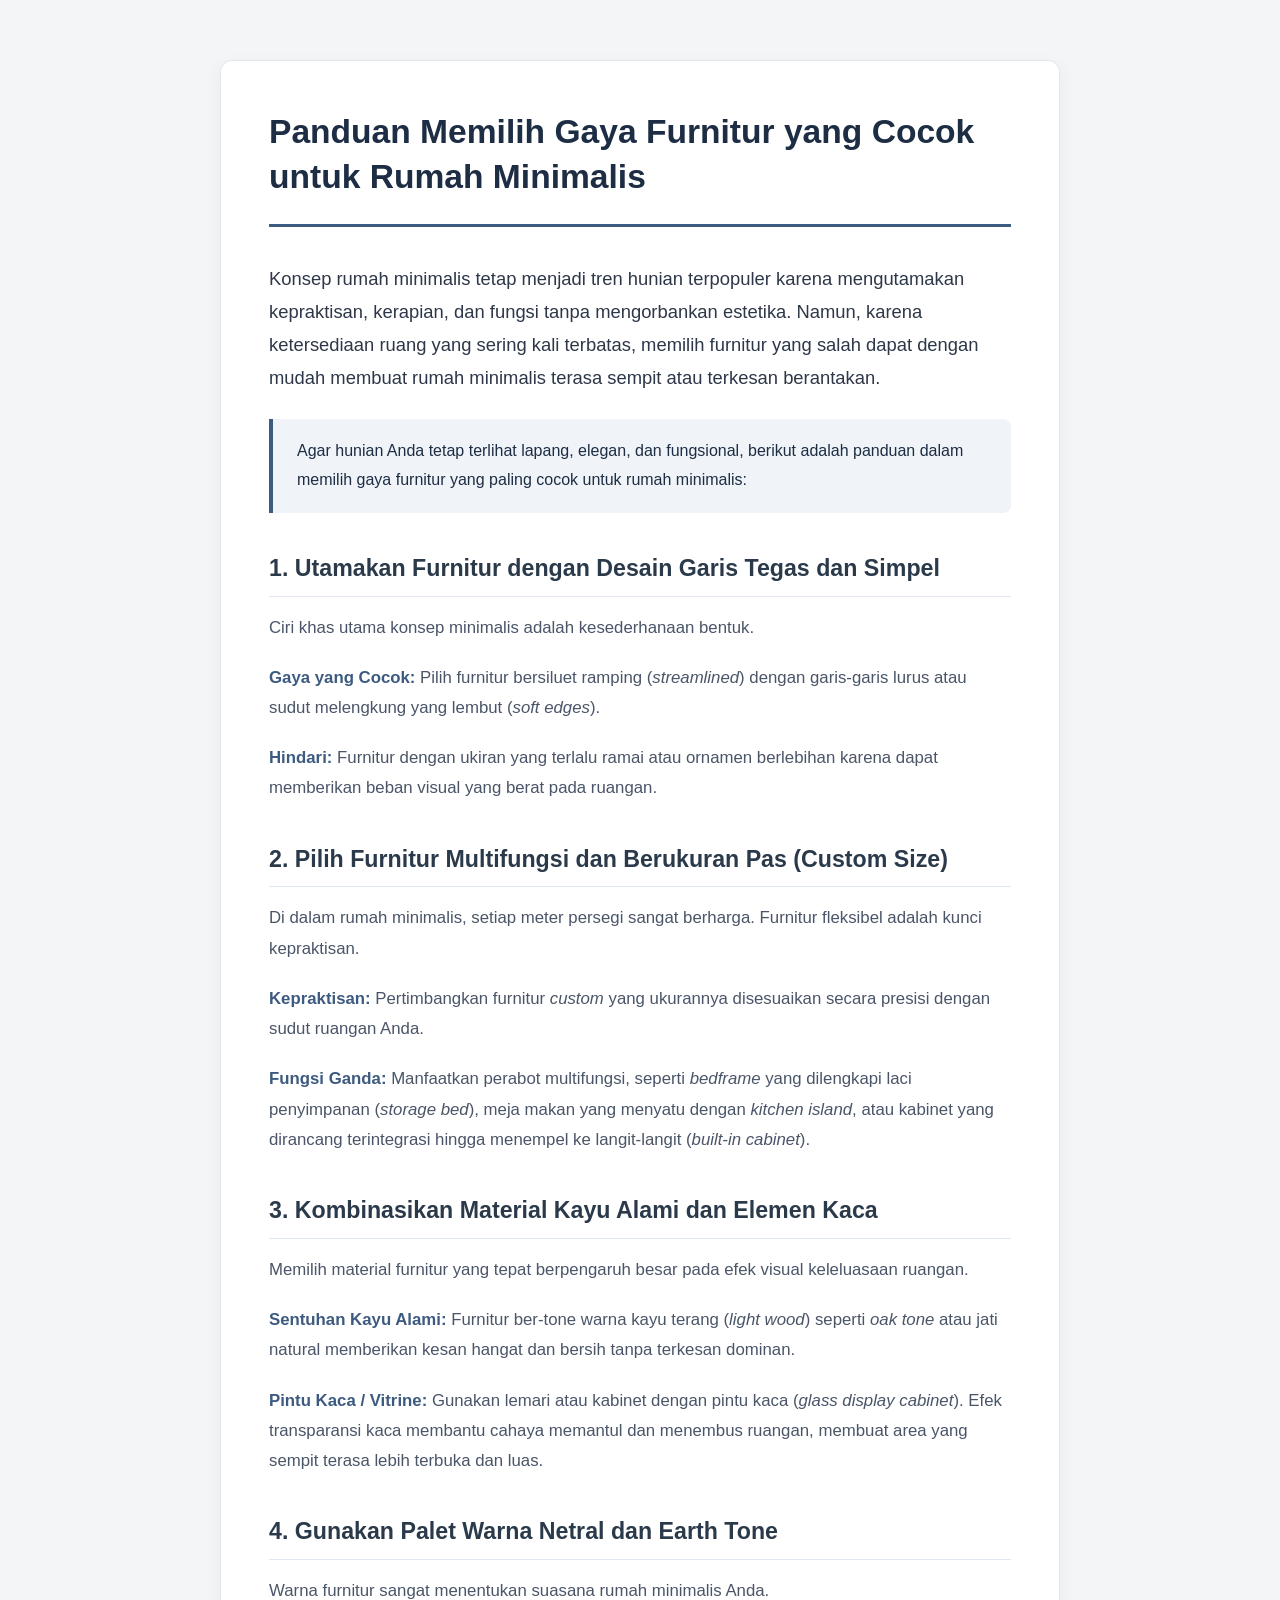
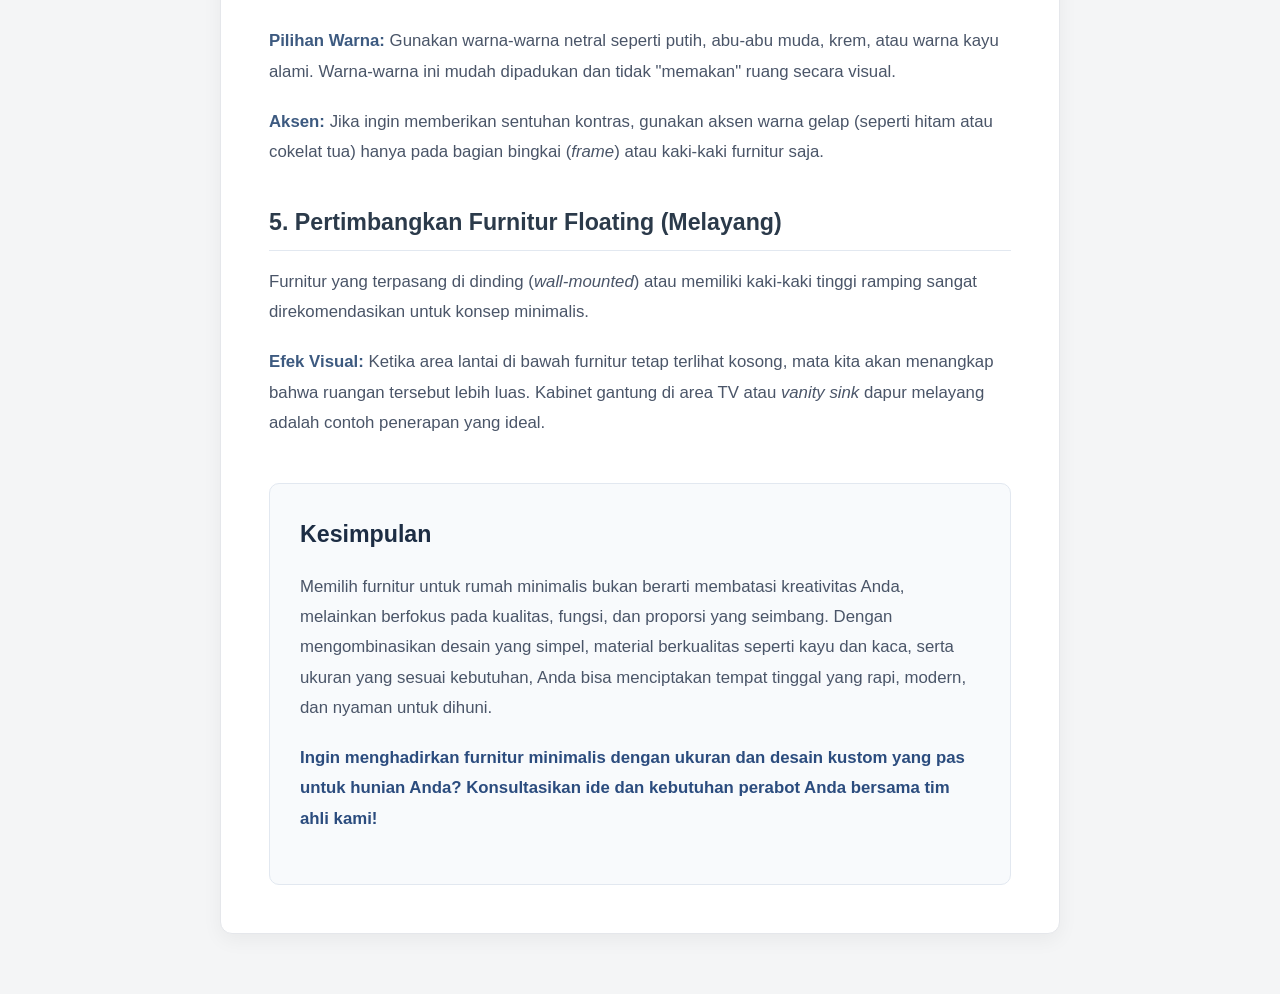
<file: artikel1.html>
<!DOCTYPE html>
<html lang="id">
<head>
    <meta charset="UTF-8">
    <meta name="viewport" content="width=device-width, initial-scale=1.0">
    <title>Panduan Memilih Gaya Furnitur yang Cocok untuk Rumah Minimalis</title>
    <style>
        /* Reset & Base Styles */
        * {
            margin: 0;
            padding: 0;
            box-sizing: border-box;
        }

        body {
            font-family: 'Segoe UI', -apple-system, BlinkMacSystemFont, Roboto, sans-serif;
            line-height: 1.8;
            color: #2b2d42;
            background-color: #f4f5f6; /* Warna latar bersih & minimalis */
            padding: 20px;
        }

        /* Container Layout */
        .container {
            max-width: 840px;
            margin: 40px auto;
            background: #ffffff;
            padding: 48px;
            border-radius: 12px;
            box-shadow: 0 6px 20px rgba(0, 0, 0, 0.05);
            border: 1px solid #e5e7eb;
        }

        /* Header & Title */
        header {
            margin-bottom: 35px;
            border-bottom: 3px solid #3d5a80; /* Aksen biru slate minimalis */
            padding-bottom: 24px;
        }

        h1 {
            font-size: 2.1rem;
            color: #1d2d44;
            line-height: 1.35;
            font-weight: 700;
        }

        /* Content Styling */
        p {
            margin-bottom: 20px;
            font-size: 1.05rem;
            color: #4a5568;
        }

        .lead-text {
            font-size: 1.15rem;
            line-height: 1.8;
            color: #2d3748;
            font-weight: 500;
        }

        .intro-box {
            background-color: #f0f4f8;
            border-left: 4px solid #3d5a80;
            padding: 18px 24px;
            margin: 25px 0;
            border-radius: 0 8px 8px 0;
            color: #1d2d44;
        }

        /* Section Headings */
        h2 {
            font-size: 1.45rem;
            color: #2b3a4a;
            margin-top: 35px;
            margin-bottom: 16px;
            padding-bottom: 6px;
            border-bottom: 1px solid #e2e8f0;
        }

        /* Detail Items */
        .detail-group {
            margin-bottom: 15px;
        }

        .detail-group strong {
            color: #3d5a80;
        }

        /* Conclusion Section */
        .conclusion {
            margin-top: 45px;
            padding: 30px;
            background-color: #f8fafc;
            border-radius: 10px;
            border: 1px solid #e2e8f0;
        }

        .conclusion h2 {
            margin-top: 0;
            border-bottom: none;
            padding-bottom: 0;
            color: #1d2d44;
        }

        .call-to-action {
            margin-top: 20px;
            font-weight: 600;
            color: #2b4c7e;
        }

        /* Responsive Design */
        @media (max-width: 650px) {
            .container {
                padding: 24px;
                margin: 10px auto;
            }

            h1 {
                font-size: 1.65rem;
            }

            h2 {
                font-size: 1.25rem;
            }
        }
    </style>
</head>
<body>

    <div class="container">
        <header>
            <h1>Panduan Memilih Gaya Furnitur yang Cocok untuk Rumah Minimalis</h1>
        </header>

        <main>
            <p class="lead-text">Konsep rumah minimalis tetap menjadi tren hunian terpopuler karena mengutamakan kepraktisan, kerapian, dan fungsi tanpa mengorbankan estetika. Namun, karena ketersediaan ruang yang sering kali terbatas, memilih furnitur yang salah dapat dengan mudah membuat rumah minimalis terasa sempit atau terkesan berantakan.</p>

            <div class="intro-box">
                Agar hunian Anda tetap terlihat lapang, elegan, dan fungsional, berikut adalah panduan dalam memilih gaya furnitur yang paling cocok untuk rumah minimalis:
            </div>

            <section>
                <h2>1. Utamakan Furnitur dengan Desain Garis Tegas dan Simpel</h2>
                <p>Ciri khas utama konsep minimalis adalah kesederhanaan bentuk.</p>
                
                <div class="detail-group">
                    <p><strong>Gaya yang Cocok:</strong> Pilih furnitur bersiluet ramping (<em>streamlined</em>) dengan garis-garis lurus atau sudut melengkung yang lembut (<em>soft edges</em>).</p>
                </div>
                <div class="detail-group">
                    <p><strong>Hindari:</strong> Furnitur dengan ukiran yang terlalu ramai atau ornamen berlebihan karena dapat memberikan beban visual yang berat pada ruangan.</p>
                </div>
            </section>

            <section>
                <h2>2. Pilih Furnitur Multifungsi dan Berukuran Pas (Custom Size)</h2>
                <p>Di dalam rumah minimalis, setiap meter persegi sangat berharga. Furnitur fleksibel adalah kunci kepraktisan.</p>

                <div class="detail-group">
                    <p><strong>Kepraktisan:</strong> Pertimbangkan furnitur <em>custom</em> yang ukurannya disesuaikan secara presisi dengan sudut ruangan Anda.</p>
                </div>
                <div class="detail-group">
                    <p><strong>Fungsi Ganda:</strong> Manfaatkan perabot multifungsi, seperti <em>bedframe</em> yang dilengkapi laci penyimpanan (<em>storage bed</em>), meja makan yang menyatu dengan <em>kitchen island</em>, atau kabinet yang dirancang terintegrasi hingga menempel ke langit-langit (<em>built-in cabinet</em>).</p>
                </div>
            </section>

            <section>
                <h2>3. Kombinasikan Material Kayu Alami dan Elemen Kaca</h2>
                <p>Memilih material furnitur yang tepat berpengaruh besar pada efek visual keleluasaan ruangan.</p>

                <div class="detail-group">
                    <p><strong>Sentuhan Kayu Alami:</strong> Furnitur ber-tone warna kayu terang (<em>light wood</em>) seperti <em>oak tone</em> atau jati natural memberikan kesan hangat dan bersih tanpa terkesan dominan.</p>
                </div>
                <div class="detail-group">
                    <p><strong>Pintu Kaca / Vitrine:</strong> Gunakan lemari atau kabinet dengan pintu kaca (<em>glass display cabinet</em>). Efek transparansi kaca membantu cahaya memantul dan menembus ruangan, membuat area yang sempit terasa lebih terbuka dan luas.</p>
                </div>
            </section>

            <section>
                <h2>4. Gunakan Palet Warna Netral dan Earth Tone</h2>
                <p>Warna furnitur sangat menentukan suasana rumah minimalis Anda.</p>

                <div class="detail-group">
                    <p><strong>Pilihan Warna:</strong> Gunakan warna-warna netral seperti putih, abu-abu muda, krem, atau warna kayu alami. Warna-warna ini mudah dipadukan dan tidak "memakan" ruang secara visual.</p>
                </div>
                <div class="detail-group">
                    <p><strong>Aksen:</strong> Jika ingin memberikan sentuhan kontras, gunakan aksen warna gelap (seperti hitam atau cokelat tua) hanya pada bagian bingkai (<em>frame</em>) atau kaki-kaki furnitur saja.</p>
                </div>
            </section>

            <section>
                <h2>5. Pertimbangkan Furnitur Floating (Melayang)</h2>
                <p>Furnitur yang terpasang di dinding (<em>wall-mounted</em>) atau memiliki kaki-kaki tinggi ramping sangat direkomendasikan untuk konsep minimalis.</p>

                <div class="detail-group">
                    <p><strong>Efek Visual:</strong> Ketika area lantai di bawah furnitur tetap terlihat kosong, mata kita akan menangkap bahwa ruangan tersebut lebih luas. Kabinet gantung di area TV atau <em>vanity sink</em> dapur melayang adalah contoh penerapan yang ideal.</p>
                </div>
            </section>

            <section class="conclusion">
                <h2>Kesimpulan</h2>
                <p>Memilih furnitur untuk rumah minimalis bukan berarti membatasi kreativitas Anda, melainkan berfokus pada kualitas, fungsi, dan proporsi yang seimbang. Dengan mengombinasikan desain yang simpel, material berkualitas seperti kayu dan kaca, serta ukuran yang sesuai kebutuhan, Anda bisa menciptakan tempat tinggal yang rapi, modern, dan nyaman untuk dihuni.</p>
                
                <p class="call-to-action">Ingin menghadirkan furnitur minimalis dengan ukuran dan desain kustom yang pas untuk hunian Anda? Konsultasikan ide dan kebutuhan perabot Anda bersama tim ahli kami!</p>
            </section>
        </main>
    </div>

</body>
</html>
</file>
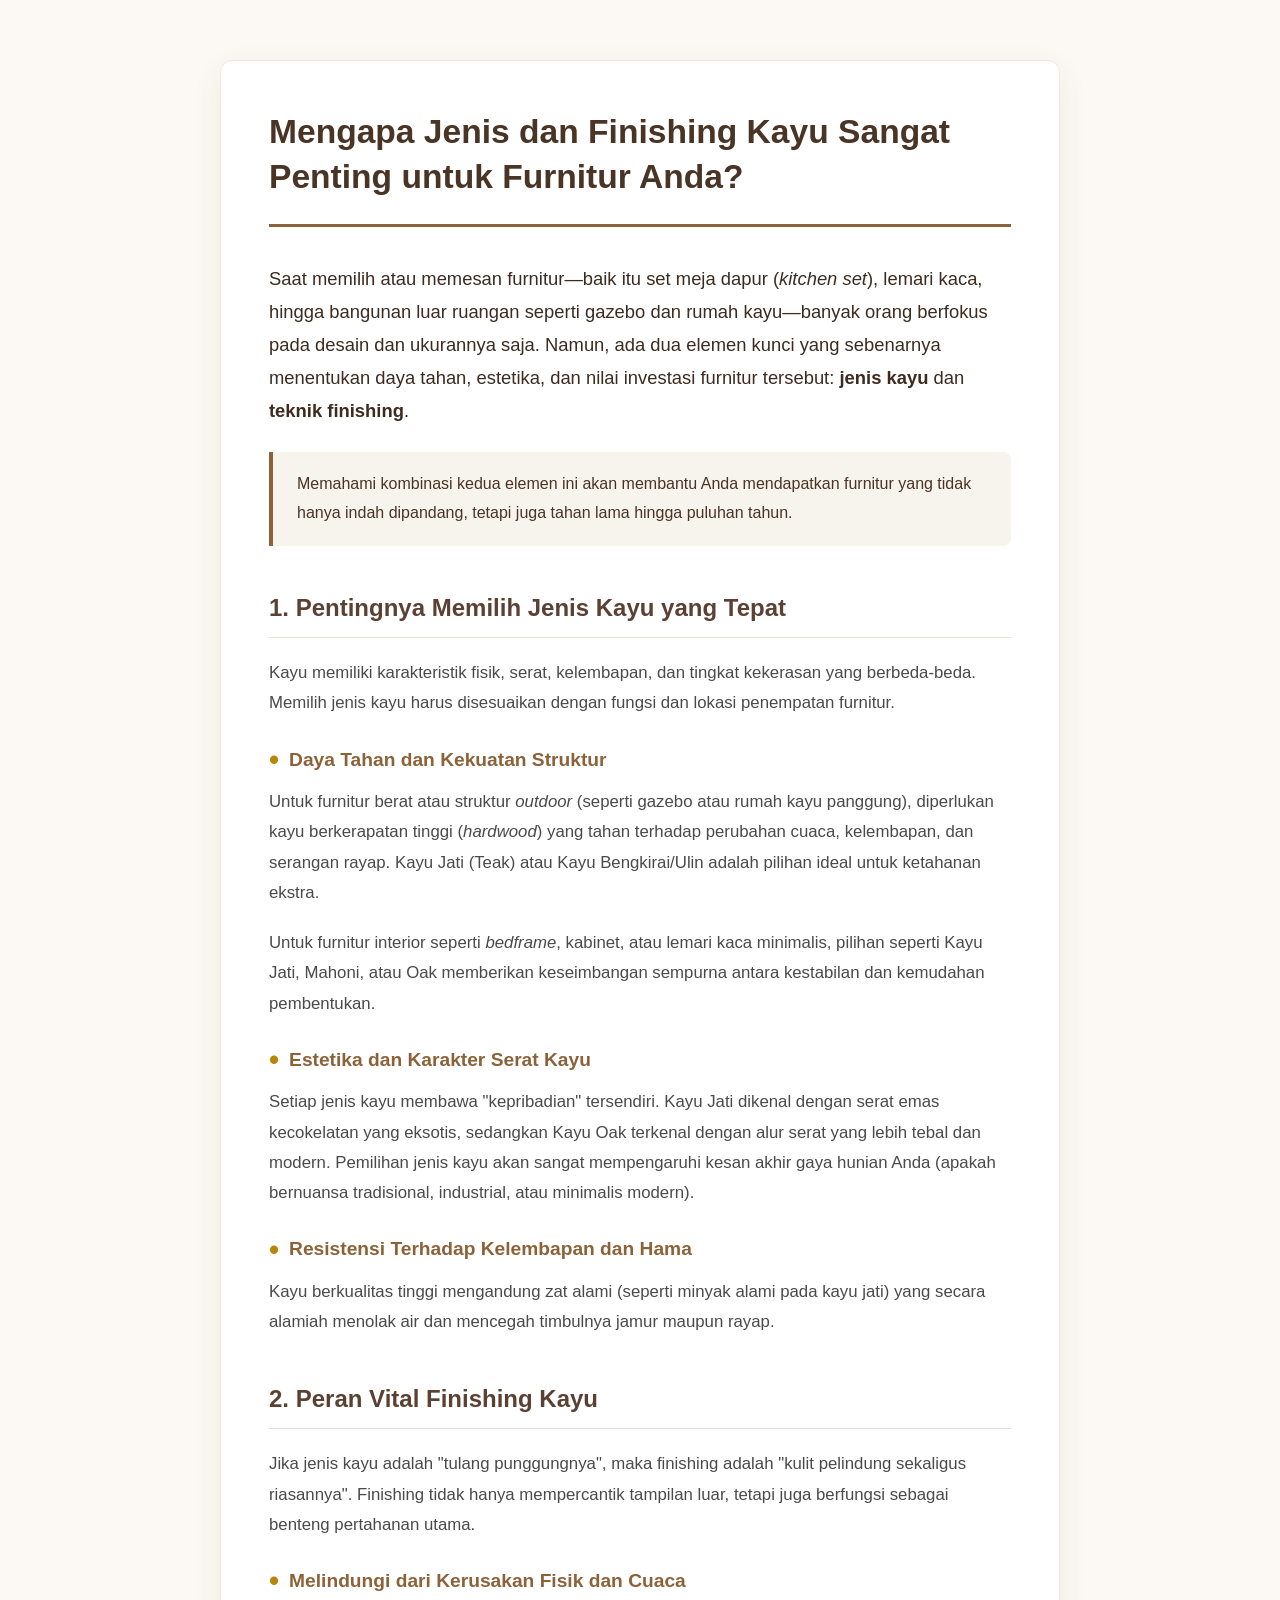
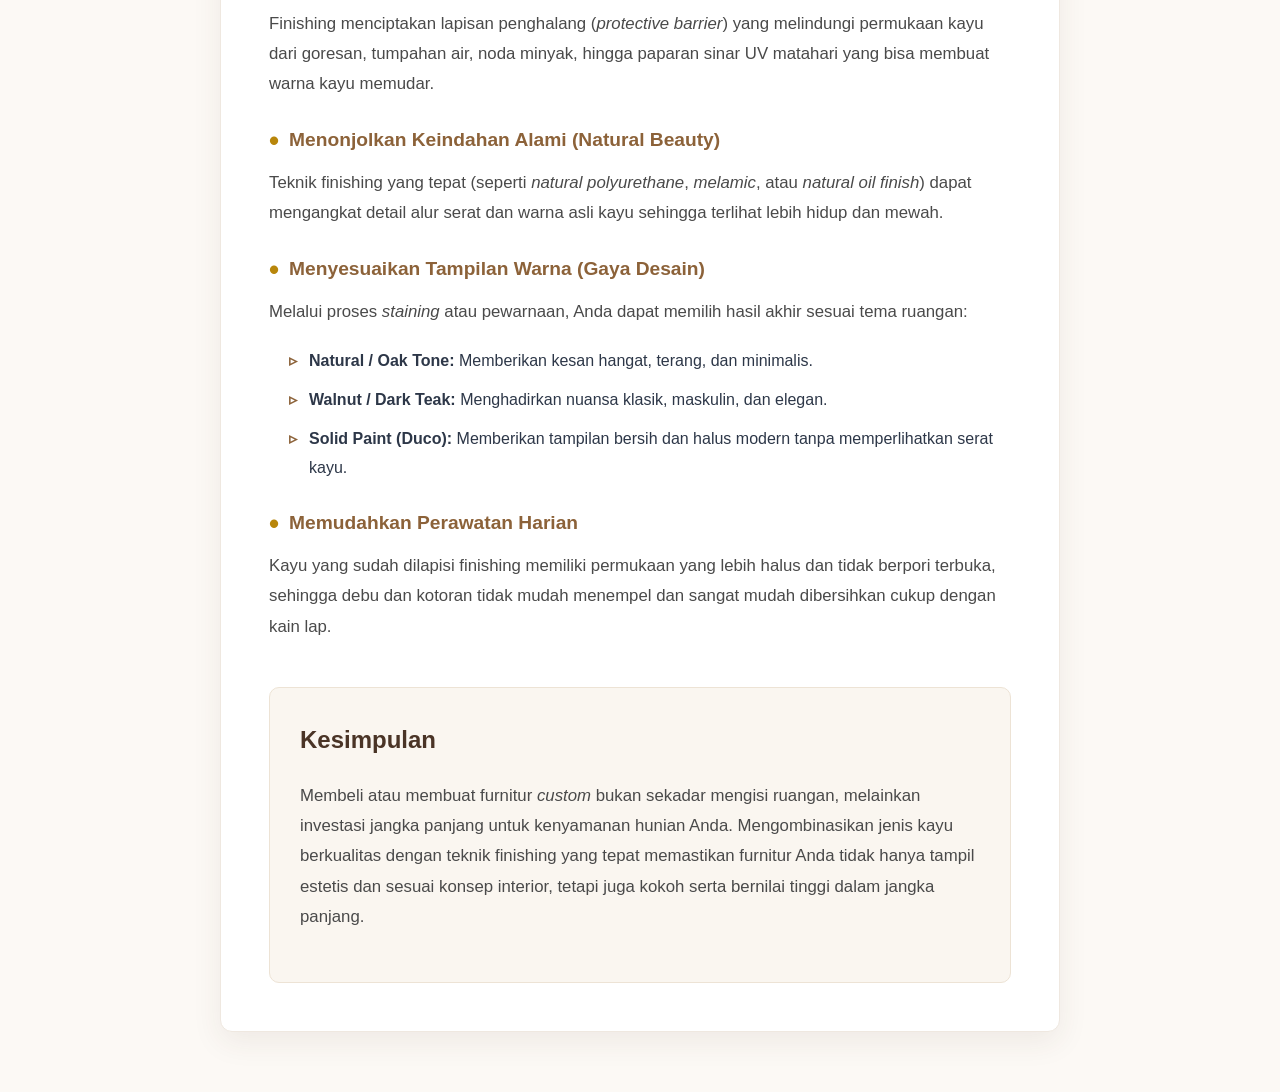
<file: artikel2.html>
<!DOCTYPE html>
<html lang="id">
<head>
    <meta charset="UTF-8">
    <meta name="viewport" content="width=device-width, initial-scale=1.0">
    <title>Mengapa Jenis dan Finishing Kayu Sangat Penting untuk Furnitur Anda?</title>
    <style>
        /* Reset & Base Styles */
        * {
            margin: 0;
            padding: 0;
            box-sizing: border-box;
        }

        body {
            font-family: 'Segoe UI', -apple-system, BlinkMacSystemFont, Roboto, sans-serif;
            line-height: 1.8;
            color: #2d3748;
            background-color: #fcf9f5;
            padding: 20px;
        }

        /* Main Container Layout */
        .container {
            max-width: 840px;
            margin: 40px auto;
            background: #ffffff;
            padding: 48px;
            border-radius: 12px;
            box-shadow: 0 10px 30px rgba(74, 52, 38, 0.08);
            border: 1px solid #efe8e0;
        }

        /* Header & Title */
        header {
            margin-bottom: 35px;
            border-bottom: 3px solid #8c6239;
            padding-bottom: 24px;
        }

        h1 {
            font-size: 2.1rem;
            color: #4a3426;
            line-height: 1.35;
            font-weight: 700;
        }

        /* Typography & Paragraphs */
        p {
            margin-bottom: 20px;
            font-size: 1.05rem;
            color: #4a4a4a;
        }

        .lead-text {
            font-size: 1.15rem;
            line-height: 1.8;
            color: #3d2b1f;
            font-weight: 500;
        }

        .highlight-box {
            background-color: #f7f3ed;
            border-left: 4px solid #8c6239;
            padding: 18px 24px;
            margin: 25px 0;
            border-radius: 0 8px 8px 0;
            font-weight: 500;
            color: #4a3426;
        }

        /* Section Headers (H2) */
        h2 {
            font-size: 1.5rem;
            color: #5c4033;
            margin-top: 40px;
            margin-bottom: 20px;
            padding-bottom: 8px;
            border-bottom: 1px solid #eae0d5;
        }

        /* Sub-sections (H3) */
        h3 {
            font-size: 1.2rem;
            color: #8c6239;
            margin-top: 24px;
            margin-bottom: 10px;
            display: flex;
            align-items: center;
        }

        h3::before {
            content: "•";
            color: #b8860b;
            font-size: 1.8rem;
            margin-right: 10px;
            line-height: 0;
        }

        /* Custom Styling for Options/List Items */
        ul {
            list-style: none;
            margin: 15px 0 20px 20px;
        }

        ul li {
            position: relative;
            padding-left: 20px;
            margin-bottom: 10px;
        }

        ul li::before {
            content: "▹";
            position: absolute;
            left: 0;
            color: #8c6239;
            font-weight: bold;
        }

        /* Conclusion Section */
        .conclusion {
            margin-top: 45px;
            padding: 30px;
            background-color: #faf6f0;
            border-radius: 10px;
            border: 1px solid #ede3d5;
        }

        .conclusion h2 {
            margin-top: 0;
            border-bottom: none;
            padding-bottom: 0;
            color: #4a3426;
        }

        /* Responsive Design */
        @media (max-width: 650px) {
            .container {
                padding: 24px;
                margin: 10px auto;
            }

            h1 {
                font-size: 1.65rem;
            }

            h2 {
                font-size: 1.3rem;
            }

            h3 {
                font-size: 1.1rem;
            }
        }
    </style>
</head>
<body>

    <div class="container">
        <header>
            <h1>Mengapa Jenis dan Finishing Kayu Sangat Penting untuk Furnitur Anda?</h1>
        </header>

        <main>
            <p class="lead-text">Saat memilih atau memesan furnitur—baik itu set meja dapur (<em>kitchen set</em>), lemari kaca, hingga bangunan luar ruangan seperti gazebo dan rumah kayu—banyak orang berfokus pada desain dan ukurannya saja. Namun, ada dua elemen kunci yang sebenarnya menentukan daya tahan, estetika, dan nilai investasi furnitur tersebut: <strong>jenis kayu</strong> dan <strong>teknik finishing</strong>.</p>

            <div class="highlight-box">
                Memahami kombinasi kedua elemen ini akan membantu Anda mendapatkan furnitur yang tidak hanya indah dipandang, tetapi juga tahan lama hingga puluhan tahun.
            </div>

            <section>
                <h2>1. Pentingnya Memilih Jenis Kayu yang Tepat</h2>
                <p>Kayu memiliki karakteristik fisik, serat, kelembapan, dan tingkat kekerasan yang berbeda-beda. Memilih jenis kayu harus disesuaikan dengan fungsi dan lokasi penempatan furnitur.</p>

                <h3>Daya Tahan dan Kekuatan Struktur</h3>
                <p>Untuk furnitur berat atau struktur <em>outdoor</em> (seperti gazebo atau rumah kayu panggung), diperlukan kayu berkerapatan tinggi (<em>hardwood</em>) yang tahan terhadap perubahan cuaca, kelembapan, dan serangan rayap. Kayu Jati (Teak) atau Kayu Bengkirai/Ulin adalah pilihan ideal untuk ketahanan ekstra.</p>
                <p>Untuk furnitur interior seperti <em>bedframe</em>, kabinet, atau lemari kaca minimalis, pilihan seperti Kayu Jati, Mahoni, atau Oak memberikan keseimbangan sempurna antara kestabilan dan kemudahan pembentukan.</p>

                <h3>Estetika dan Karakter Serat Kayu</h3>
                <p>Setiap jenis kayu membawa "kepribadian" tersendiri. Kayu Jati dikenal dengan serat emas kecokelatan yang eksotis, sedangkan Kayu Oak terkenal dengan alur serat yang lebih tebal dan modern. Pemilihan jenis kayu akan sangat mempengaruhi kesan akhir gaya hunian Anda (apakah bernuansa tradisional, industrial, atau minimalis modern).</p>

                <h3>Resistensi Terhadap Kelembapan dan Hama</h3>
                <p>Kayu berkualitas tinggi mengandung zat alami (seperti minyak alami pada kayu jati) yang secara alamiah menolak air dan mencegah timbulnya jamur maupun rayap.</p>
            </section>

            <section>
                <h2>2. Peran Vital Finishing Kayu</h2>
                <p>Jika jenis kayu adalah "tulang punggungnya", maka finishing adalah "kulit pelindung sekaligus riasannya". Finishing tidak hanya mempercantik tampilan luar, tetapi juga berfungsi sebagai benteng pertahanan utama.</p>

                <h3>Melindungi dari Kerusakan Fisik dan Cuaca</h3>
                <p>Finishing menciptakan lapisan penghalang (<em>protective barrier</em>) yang melindungi permukaan kayu dari goresan, tumpahan air, noda minyak, hingga paparan sinar UV matahari yang bisa membuat warna kayu memudar.</p>

                <h3>Menonjolkan Keindahan Alami (Natural Beauty)</h3>
                <p>Teknik finishing yang tepat (seperti <em>natural polyurethane</em>, <em>melamic</em>, atau <em>natural oil finish</em>) dapat mengangkat detail alur serat dan warna asli kayu sehingga terlihat lebih hidup dan mewah.</p>

                <h3>Menyesuaikan Tampilan Warna (Gaya Desain)</h3>
                <p>Melalui proses <em>staining</em> atau pewarnaan, Anda dapat memilih hasil akhir sesuai tema ruangan:</p>
                <ul>
                    <li><strong>Natural / Oak Tone:</strong> Memberikan kesan hangat, terang, dan minimalis.</li>
                    <li><strong>Walnut / Dark Teak:</strong> Menghadirkan nuansa klasik, maskulin, dan elegan.</li>
                    <li><strong>Solid Paint (Duco):</strong> Memberikan tampilan bersih dan halus modern tanpa memperlihatkan serat kayu.</li>
                </ul>

                <h3>Memudahkan Perawatan Harian</h3>
                <p>Kayu yang sudah dilapisi finishing memiliki permukaan yang lebih halus dan tidak berpori terbuka, sehingga debu dan kotoran tidak mudah menempel dan sangat mudah dibersihkan cukup dengan kain lap.</p>
            </section>

            <section class="conclusion">
                <h2>Kesimpulan</h2>
                <p>Membeli atau membuat furnitur <em>custom</em> bukan sekadar mengisi ruangan, melainkan investasi jangka panjang untuk kenyamanan hunian Anda. Mengombinasikan jenis kayu berkualitas dengan teknik finishing yang tepat memastikan furnitur Anda tidak hanya tampil estetis dan sesuai konsep interior, tetapi juga kokoh serta bernilai tinggi dalam jangka panjang.</p>
            </section>
        </main>
    </div>

</body>
</html>
</file>
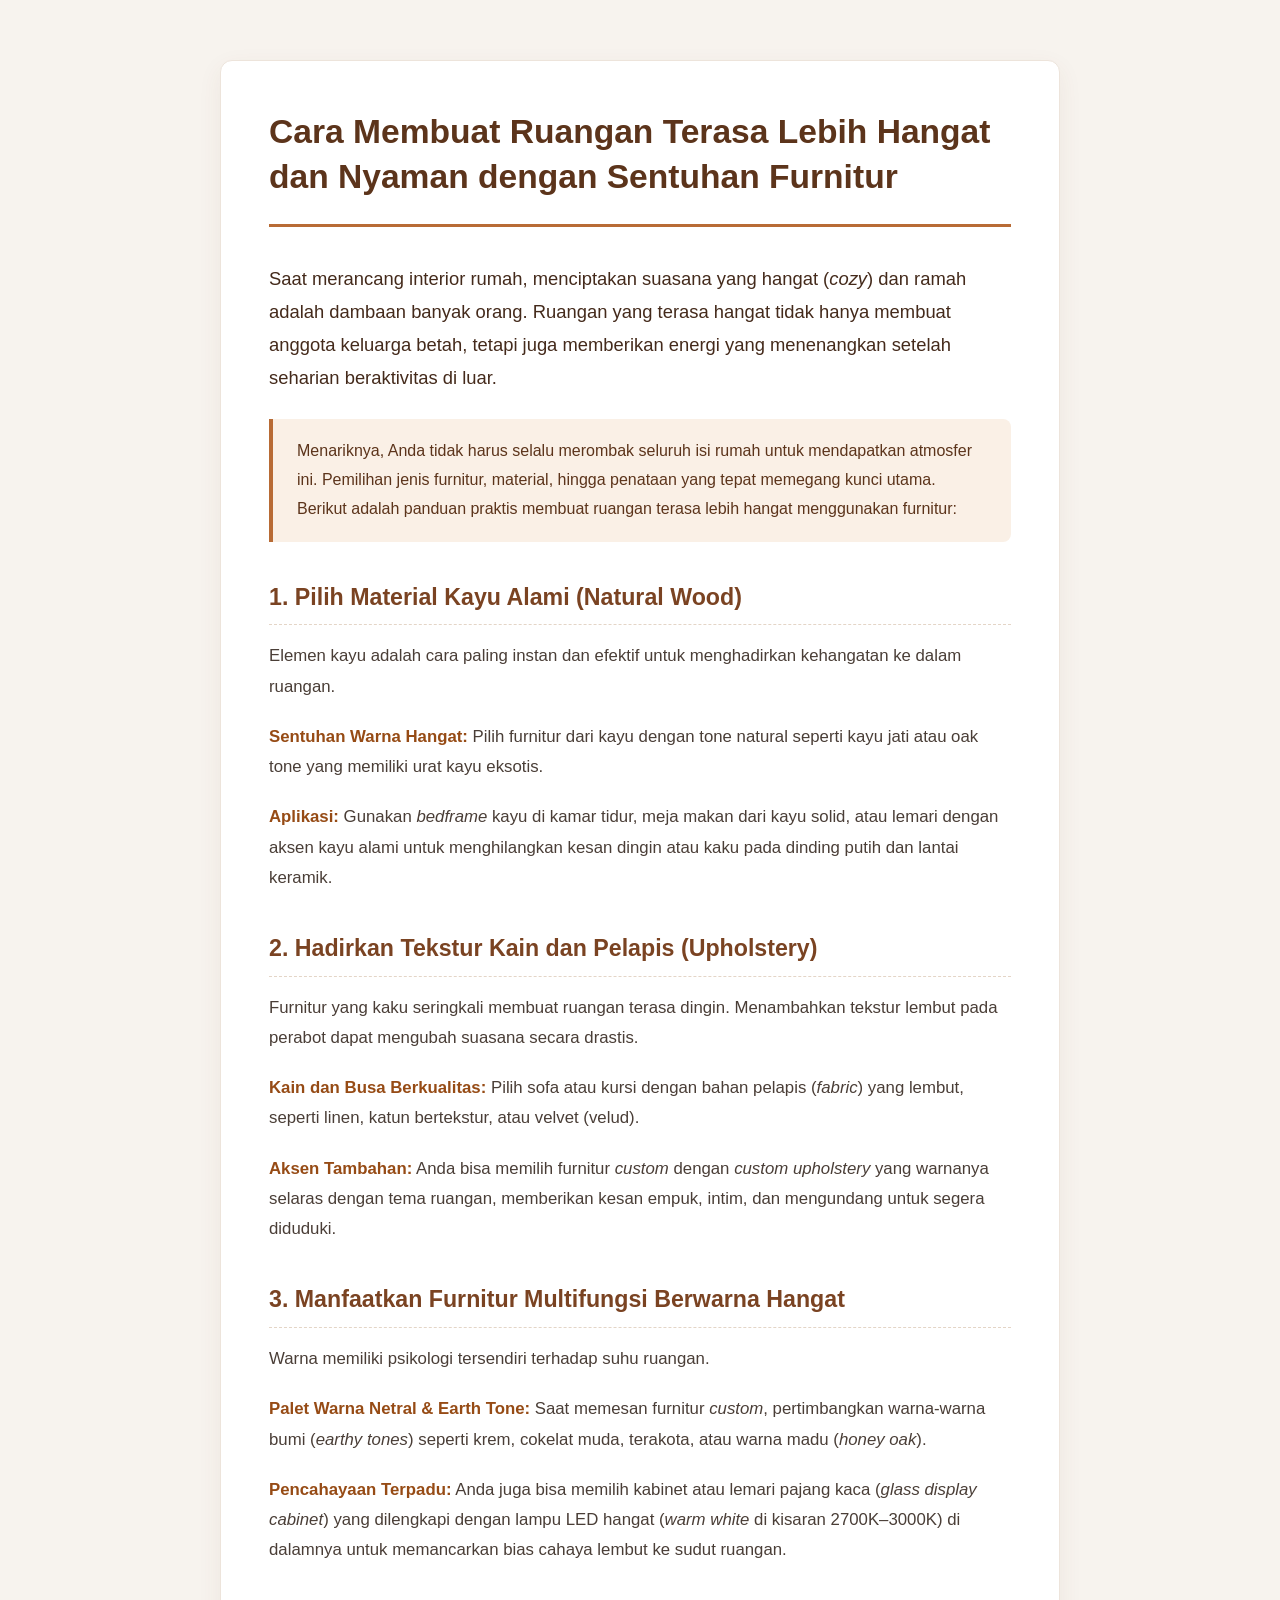
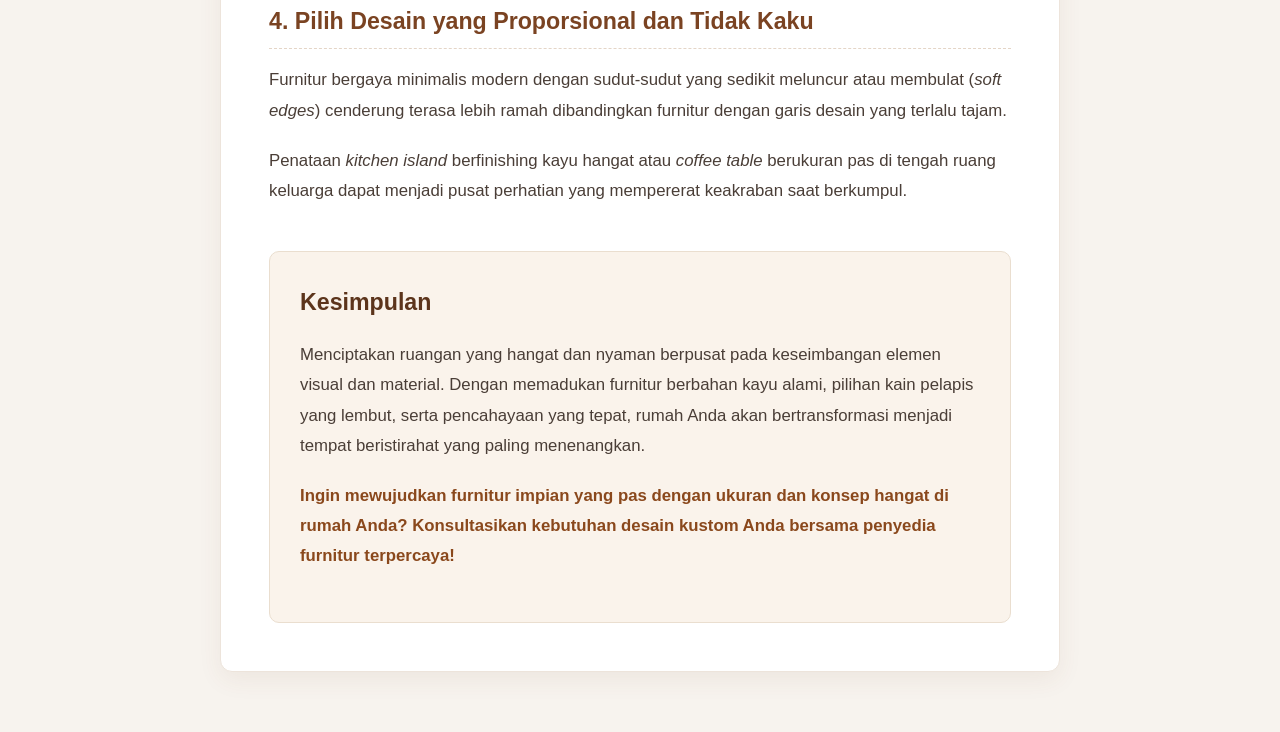
<file: artikel3.html>
<!DOCTYPE html>
<html lang="id">
<head>
    <meta charset="UTF-8">
    <meta name="viewport" content="width=device-width, initial-scale=1.0">
    <title>Cara Membuat Ruangan Terasa Lebih Hangat dan Nyaman dengan Sentuhan Furnitur</title>
    <style>
        /* Reset & Base Styles */
        * {
            margin: 0;
            padding: 0;
            box-sizing: border-box;
        }

        body {
            font-family: 'Segoe UI', -apple-system, BlinkMacSystemFont, Roboto, sans-serif;
            line-height: 1.8;
            color: #3e322b;
            background-color: #f7f3ee; /* Nuansa hangat krem lembut */
            padding: 20px;
        }

        /* Container Layout */
        .container {
            max-width: 840px;
            margin: 40px auto;
            background: #ffffff;
            padding: 48px;
            border-radius: 12px;
            box-shadow: 0 8px 24px rgba(108, 71, 46, 0.07);
            border: 1px solid #ede4db;
        }

        /* Header & Title */
        header {
            margin-bottom: 35px;
            border-bottom: 3px solid #b86b35; /* Aksen terakota/warm wood */
            padding-bottom: 24px;
        }

        h1 {
            font-size: 2.1rem;
            color: #5c341b;
            line-height: 1.35;
            font-weight: 700;
        }

        /* Content Styling */
        p {
            margin-bottom: 20px;
            font-size: 1.05rem;
            color: #4a3e37;
        }

        .lead-text {
            font-size: 1.15rem;
            line-height: 1.8;
            color: #442a1b;
            font-weight: 500;
        }

        .intro-box {
            background-color: #faf0e6;
            border-left: 4px solid #b86b35;
            padding: 18px 24px;
            margin: 25px 0;
            border-radius: 0 8px 8px 0;
            color: #5c341b;
        }

        /* Section Headings */
        h2 {
            font-size: 1.45rem;
            color: #7a4322;
            margin-top: 35px;
            margin-bottom: 16px;
            padding-bottom: 6px;
            border-bottom: 1px dashed #e4d5c7;
        }

        /* Detail Items */
        .detail-group {
            margin-bottom: 15px;
        }

        .detail-group strong {
            color: #964b15;
        }

        /* Conclusion Section */
        .conclusion {
            margin-top: 45px;
            padding: 30px;
            background-color: #faf3eb;
            border-radius: 10px;
            border: 1px solid #eadecf;
        }

        .conclusion h2 {
            margin-top: 0;
            border-bottom: none;
            padding-bottom: 0;
            color: #5c341b;
        }

        .call-to-action {
            margin-top: 20px;
            font-weight: 600;
            color: #8a481c;
        }

        /* Responsive Design */
        @media (max-width: 650px) {
            .container {
                padding: 24px;
                margin: 10px auto;
            }

            h1 {
                font-size: 1.65rem;
            }

            h2 {
                font-size: 1.25rem;
            }
        }
    </style>
</head>
<body>

    <div class="container">
        <header>
            <h1>Cara Membuat Ruangan Terasa Lebih Hangat dan Nyaman dengan Sentuhan Furnitur</h1>
        </header>

        <main>
            <p class="lead-text">Saat merancang interior rumah, menciptakan suasana yang hangat (<em>cozy</em>) dan ramah adalah dambaan banyak orang. Ruangan yang terasa hangat tidak hanya membuat anggota keluarga betah, tetapi juga memberikan energi yang menenangkan setelah seharian beraktivitas di luar.</p>

            <div class="intro-box">
                Menariknya, Anda tidak harus selalu merombak seluruh isi rumah untuk mendapatkan atmosfer ini. Pemilihan jenis furnitur, material, hingga penataan yang tepat memegang kunci utama. Berikut adalah panduan praktis membuat ruangan terasa lebih hangat menggunakan furnitur:
            </div>

            <section>
                <h2>1. Pilih Material Kayu Alami (Natural Wood)</h2>
                <p>Elemen kayu adalah cara paling instan dan efektif untuk menghadirkan kehangatan ke dalam ruangan.</p>
                
                <div class="detail-group">
                    <p><strong>Sentuhan Warna Hangat:</strong> Pilih furnitur dari kayu dengan tone natural seperti kayu jati atau oak tone yang memiliki urat kayu eksotis.</p>
                </div>
                <div class="detail-group">
                    <p><strong>Aplikasi:</strong> Gunakan <em>bedframe</em> kayu di kamar tidur, meja makan dari kayu solid, atau lemari dengan aksen kayu alami untuk menghilangkan kesan dingin atau kaku pada dinding putih dan lantai keramik.</p>
                </div>
            </section>

            <section>
                <h2>2. Hadirkan Tekstur Kain dan Pelapis (Upholstery)</h2>
                <p>Furnitur yang kaku seringkali membuat ruangan terasa dingin. Menambahkan tekstur lembut pada perabot dapat mengubah suasana secara drastis.</p>

                <div class="detail-group">
                    <p><strong>Kain dan Busa Berkualitas:</strong> Pilih sofa atau kursi dengan bahan pelapis (<em>fabric</em>) yang lembut, seperti linen, katun bertekstur, atau velvet (velud).</p>
                </div>
                <div class="detail-group">
                    <p><strong>Aksen Tambahan:</strong> Anda bisa memilih furnitur <em>custom</em> dengan <em>custom upholstery</em> yang warnanya selaras dengan tema ruangan, memberikan kesan empuk, intim, dan mengundang untuk segera diduduki.</p>
                </div>
            </section>

            <section>
                <h2>3. Manfaatkan Furnitur Multifungsi Berwarna Hangat</h2>
                <p>Warna memiliki psikologi tersendiri terhadap suhu ruangan.</p>

                <div class="detail-group">
                    <p><strong>Palet Warna Netral & Earth Tone:</strong> Saat memesan furnitur <em>custom</em>, pertimbangkan warna-warna bumi (<em>earthy tones</em>) seperti krem, cokelat muda, terakota, atau warna madu (<em>honey oak</em>).</p>
                </div>
                <div class="detail-group">
                    <p><strong>Pencahayaan Terpadu:</strong> Anda juga bisa memilih kabinet atau lemari pajang kaca (<em>glass display cabinet</em>) yang dilengkapi dengan lampu LED hangat (<em>warm white</em> di kisaran 2700K–3000K) di dalamnya untuk memancarkan bias cahaya lembut ke sudut ruangan.</p>
                </div>
            </section>

            <section>
                <h2>4. Pilih Desain yang Proporsional dan Tidak Kaku</h2>
                <p>Furnitur bergaya minimalis modern dengan sudut-sudut yang sedikit meluncur atau membulat (<em>soft edges</em>) cenderung terasa lebih ramah dibandingkan furnitur dengan garis desain yang terlalu tajam.</p>
                <p>Penataan <em>kitchen island</em> berfinishing kayu hangat atau <em>coffee table</em> berukuran pas di tengah ruang keluarga dapat menjadi pusat perhatian yang mempererat keakraban saat berkumpul.</p>
            </section>

            <section class="conclusion">
                <h2>Kesimpulan</h2>
                <p>Menciptakan ruangan yang hangat dan nyaman berpusat pada keseimbangan elemen visual dan material. Dengan memadukan furnitur berbahan kayu alami, pilihan kain pelapis yang lembut, serta pencahayaan yang tepat, rumah Anda akan bertransformasi menjadi tempat beristirahat yang paling menenangkan.</p>
                
                <p class="call-to-action">Ingin mewujudkan furnitur impian yang pas dengan ukuran dan konsep hangat di rumah Anda? Konsultasikan kebutuhan desain kustom Anda bersama penyedia furnitur terpercaya!</p>
            </section>
        </main>
    </div>

</body>
</html>
</file>
